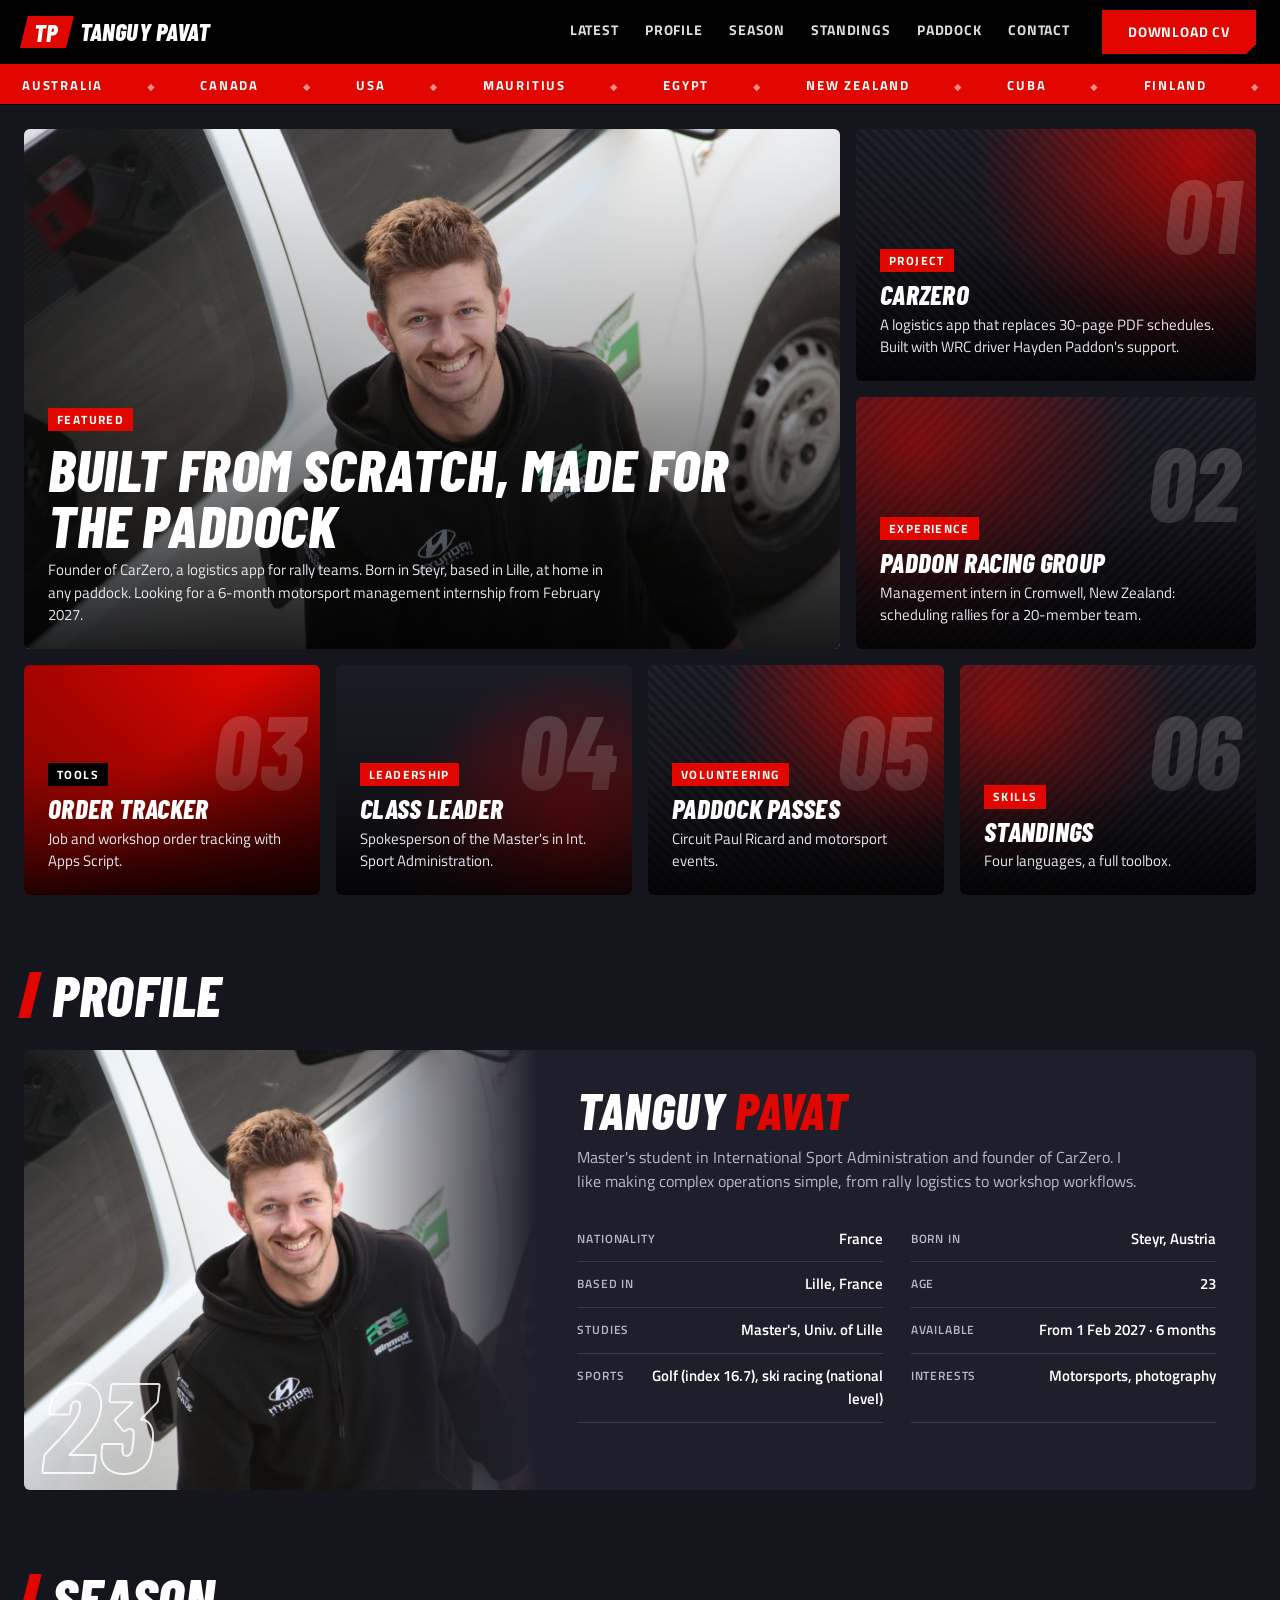
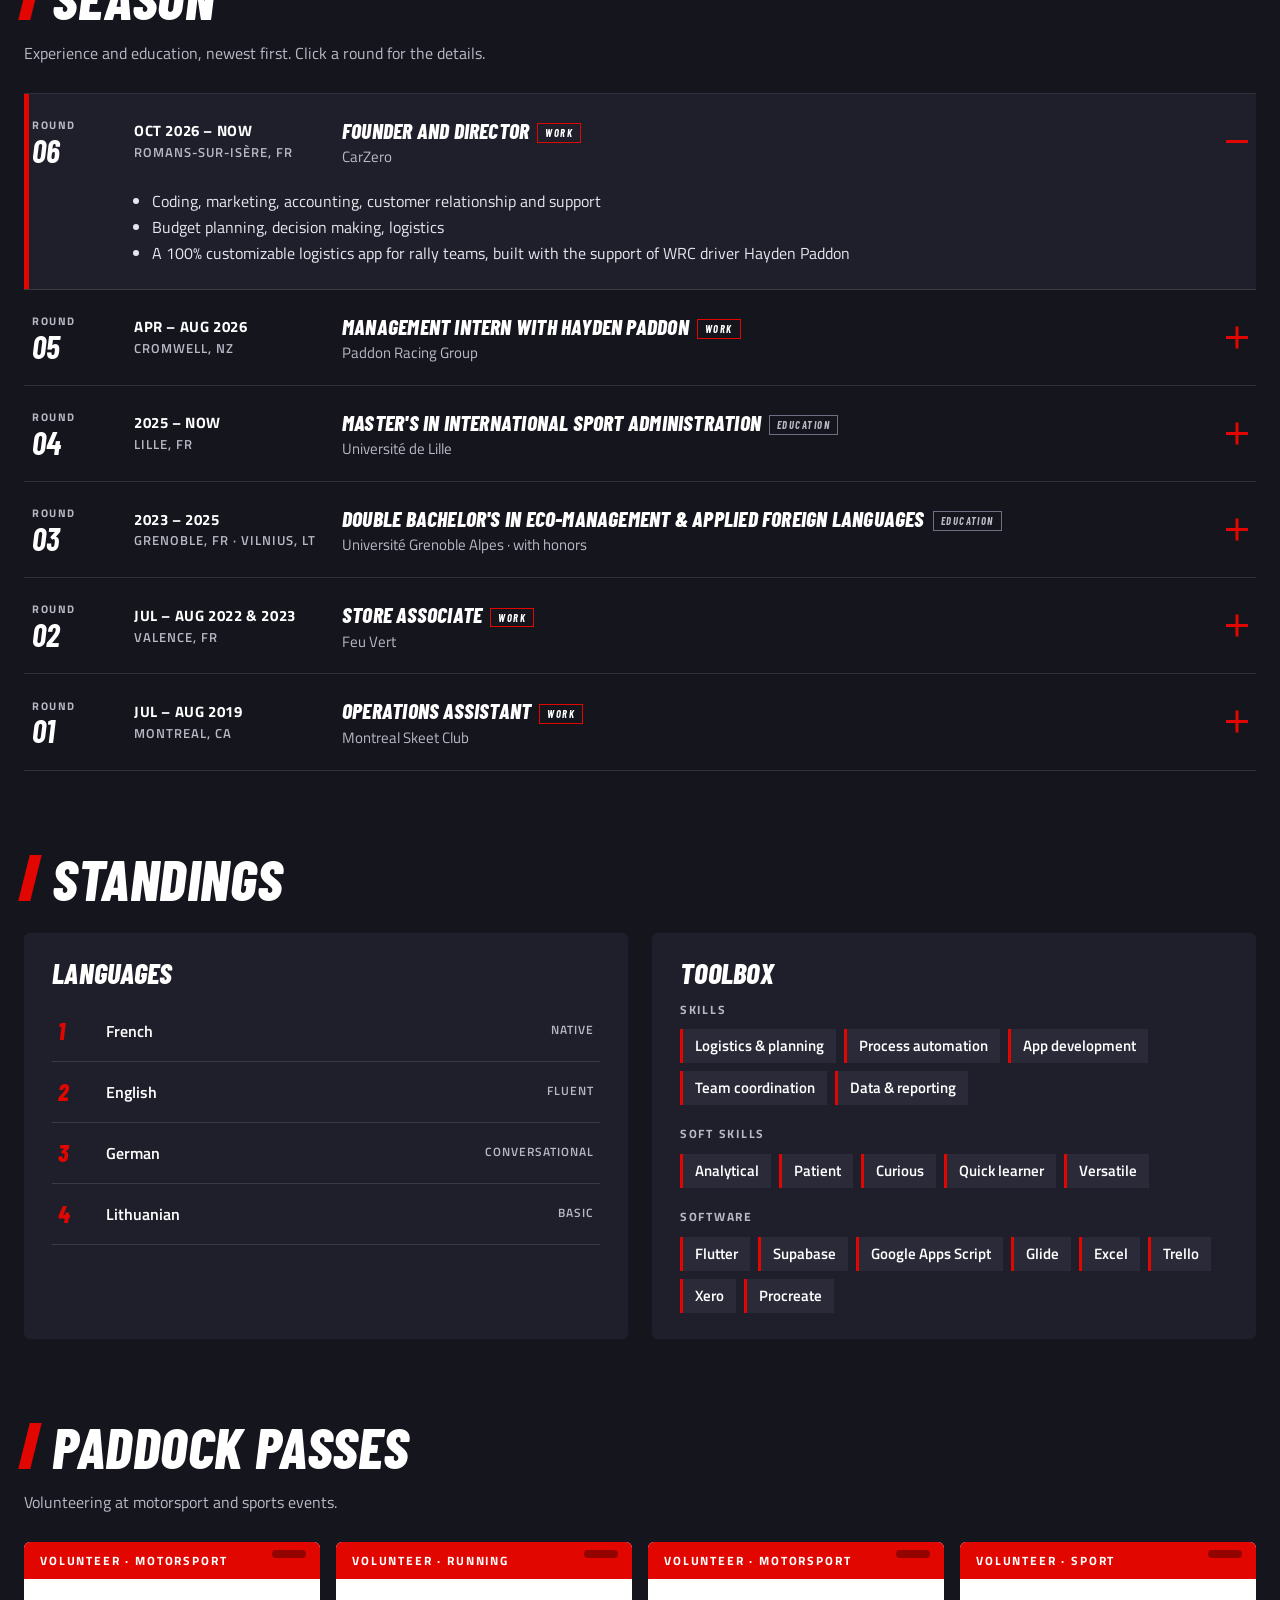
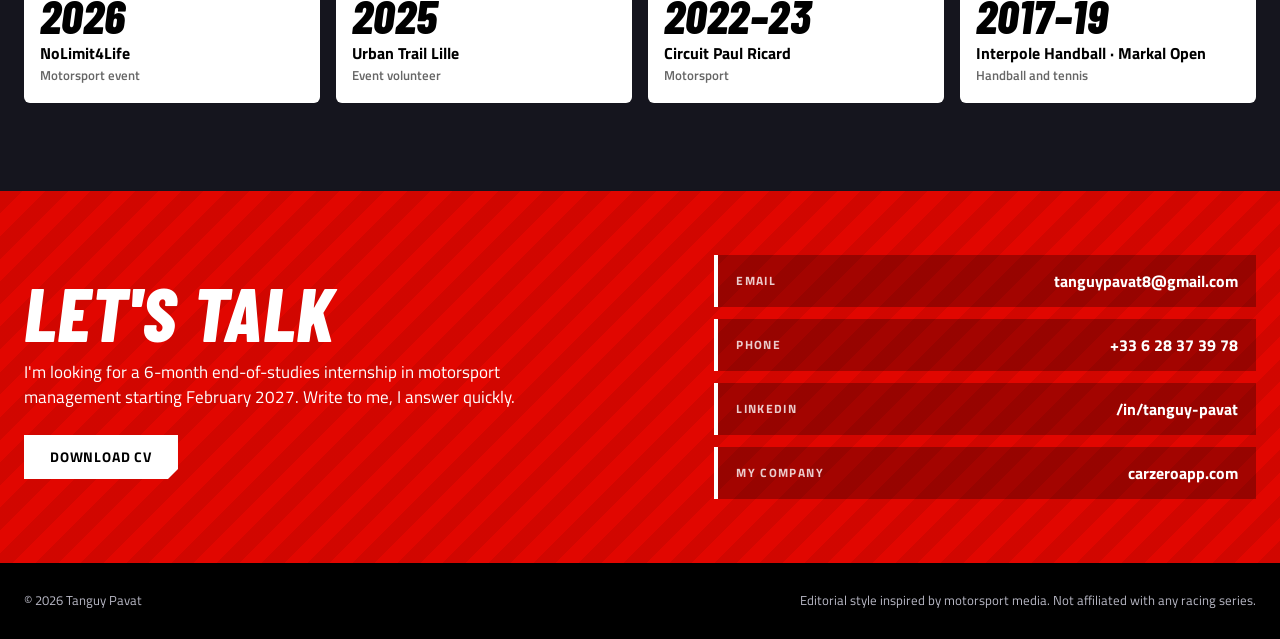
<file: portfolio/index.html>
<!DOCTYPE html>
<html lang="en">
<head>
<meta charset="UTF-8">
<meta name="viewport" content="width=device-width, initial-scale=1">
<meta name="robots" content="noindex, nofollow">
<title>Tanguy Pavat — Motorsport Management</title>
<meta name="description" content="Tanguy Pavat: motorsport management, logistics and app development. Founder of CarZero.">
<link rel="preconnect" href="https://fonts.googleapis.com">
<link rel="preconnect" href="https://fonts.gstatic.com" crossorigin>
<link href="https://fonts.googleapis.com/css2?family=Barlow+Condensed:ital,wght@0,600;0,700;0,800;1,700;1,800&family=Titillium+Web:wght@400;600;700&display=swap" rel="stylesheet">
<style>
:root{--red:#e10600;--red-d:#a30400;--bg:#15151e;--bg2:#1f1f2b;--bg3:#2a2a39;--line:rgba(255,255,255,.12);--txt:#fff;--dim:#b9b9c6}
*{box-sizing:border-box;margin:0;padding:0}
html{scroll-behavior:smooth}
body{background:var(--bg);color:var(--txt);font-family:'Titillium Web',system-ui,sans-serif;line-height:1.5;-webkit-font-smoothing:antialiased}
a{color:inherit;text-decoration:none}
.disp{font-family:'Barlow Condensed','Titillium Web',sans-serif;font-style:italic;font-weight:800;text-transform:uppercase;letter-spacing:.01em;line-height:.95}
.wrap{max-width:1280px;margin:0 auto;padding:0 24px}

/* ----- en-tête ----- */
.top{position:sticky;top:0;z-index:50;background:#000;border-bottom:3px solid var(--red)}
.top .wrap{display:flex;align-items:center;gap:32px;height:64px}
.logo{display:flex;align-items:center;gap:10px;font-size:1.55rem}
.logo i{display:block;background:var(--red);color:#fff;padding:5px 12px 3px 10px;transform:skewX(-14deg);font-style:italic}
.logo i b{display:block;transform:skewX(14deg);font-weight:800}
.nav{display:flex;gap:26px;margin-left:auto;font-weight:700;font-size:.9rem;letter-spacing:.06em;text-transform:uppercase}
.nav a{padding:8px 0;border-bottom:3px solid transparent;color:#ddd;transition:.15s}
.nav a:hover{color:#fff;border-color:var(--red)}
.btn{display:inline-block;background:var(--red);color:#fff;font-weight:700;text-transform:uppercase;letter-spacing:.06em;font-size:.85rem;padding:12px 26px;clip-path:polygon(0 0,100% 0,100% calc(100% - 10px),calc(100% - 10px) 100%,0 100%);transition:.15s}
.btn:hover{background:#fff;color:#000}
.btn.ghost{background:#fff;color:#000}.btn.ghost:hover{background:#000;color:#fff}
.burger{display:none;margin-left:auto;background:none;border:0;color:#fff;font-size:1.6rem}

/* ----- bandeau défilant (pays) ----- */
.ticker{background:var(--red);overflow:hidden;white-space:nowrap;border-bottom:1px solid #000}
.ticker div{display:inline-block;padding:9px 0;animation:tick 60s linear infinite;font-weight:700;letter-spacing:.14em;font-size:.8rem;text-transform:uppercase}
.ticker span{margin:0 22px}.ticker span:after{content:'◆';margin-left:44px;opacity:.55;font-size:.6rem}
@keyframes tick{to{transform:translateX(-50%)}}

/* ----- titres de section ----- */
.sec{padding-top:72px;padding-bottom:8px}
.sec h2{font-size:clamp(2.2rem,5vw,3.6rem);display:flex;align-items:center;gap:16px;margin-bottom:28px}
.sec h2:before{content:'';width:12px;height:.8em;background:var(--red);transform:skewX(-14deg);flex:none}
.sec .sub{color:var(--dim);max-width:680px;margin:-12px 0 28px}

/* ----- grille d'accueil ----- */
.hero{display:grid;grid-template-columns:repeat(12,1fr);gap:16px;padding-top:24px}
.card{position:relative;overflow:hidden;background:var(--bg2);border-radius:6px;display:flex;flex-direction:column;justify-content:flex-end;transition:transform .25s,box-shadow .25s;min-height:230px;isolation:isolate}
a.card:hover,.card.hov:hover{transform:translateY(-4px);box-shadow:0 14px 34px rgba(225,6,0,.25)}
.card .bg{position:absolute;inset:0;z-index:-2;transition:transform .5s}
a.card:hover .bg{transform:scale(1.05)}
.card:after{content:'';position:absolute;inset:0;z-index:-1;background:linear-gradient(0deg,rgba(0,0,0,.86) 0%,rgba(0,0,0,.25) 55%,rgba(0,0,0,0) 100%)}
.card .in{padding:22px 24px}
.tag{display:inline-block;background:var(--red);font-weight:700;font-size:.72rem;letter-spacing:.12em;text-transform:uppercase;padding:3px 9px;margin-bottom:10px}
.card h3{font-size:1.7rem;margin-bottom:6px}
.card p{color:#e6e6ee;font-size:.95rem;max-width:560px}
.card.big{grid-column:span 8;grid-row:span 2;min-height:520px}
.card.big h3{font-size:clamp(2.2rem,4.6vw,3.7rem)}
.card.big .bg{background:url(tanguy.jpg) center 18%/cover}
.card.mid{grid-column:span 4}
.card.sm{grid-column:span 3}
.carbon{background:repeating-linear-gradient(45deg,#1b1b25 0 4px,#22222e 4px 8px)}
.g1{background:radial-gradient(circle at 85% 15%,rgba(225,6,0,.75),transparent 55%),repeating-linear-gradient(45deg,#17171f 0 4px,#20202b 4px 8px)}
.g2{background:radial-gradient(circle at 15% 20%,rgba(225,6,0,.55),transparent 55%),repeating-linear-gradient(-45deg,#17171f 0 4px,#20202b 4px 8px)}
.g3{background:linear-gradient(135deg,#a30400,#e10600 45%,#5c0200)}
.g4{background:radial-gradient(circle at 80% 80%,rgba(225,6,0,.6),transparent 60%),#1b1b25}
.bignum{position:absolute;right:16px;top:6px;font-size:6.5rem;opacity:.2;font-family:'Barlow Condensed','Arial Narrow',Arial,sans-serif;font-weight:800;font-style:italic;z-index:-1}

/* ----- fiche pilote ----- */
.driver{display:grid;grid-template-columns:5fr 7fr;gap:0;background:var(--bg2);border-radius:6px;overflow:hidden}
.driver .ph{position:relative;min-height:440px;background:url(tanguy.jpg) center 15%/cover}
.driver .ph:after{content:'';position:absolute;inset:0;background:linear-gradient(90deg,transparent 60%,var(--bg2))}
.driver .ph .num{position:absolute;left:18px;bottom:6px;font-size:8rem;color:transparent;-webkit-text-stroke:2px #fff;opacity:.85}
.driver .tx{padding:36px 40px}
.driver h3{font-size:clamp(2.2rem,4vw,3.2rem);margin-bottom:4px}
.driver h3 span{color:var(--red)}
.driver .lead{color:var(--dim);margin:10px 0 24px;max-width:560px}
.facts{display:grid;grid-template-columns:repeat(2,1fr);gap:0 28px}
.facts div{display:flex;justify-content:space-between;gap:12px;padding:11px 0;border-bottom:1px solid var(--line);font-size:.95rem}
.facts b{color:var(--dim);font-weight:600;text-transform:uppercase;letter-spacing:.07em;font-size:.76rem;padding-top:2px}
.facts span{text-align:right;font-weight:600}

/* ----- calendrier (expériences) ----- */
.cal{border-top:1px solid var(--line)}
.row{display:grid;grid-template-columns:84px 190px 1fr 24px;gap:18px;align-items:center;padding:20px 8px;border-bottom:1px solid var(--line);cursor:pointer;position:relative;transition:background .2s}
.row:hover{background:var(--bg2)}
.row:before{content:'';position:absolute;left:0;top:0;bottom:0;width:0;background:var(--red);transition:width .2s}
.row:hover:before,.row.open:before{width:5px}
.rnd{font-size:.7rem;letter-spacing:.14em;color:var(--dim);font-weight:700;text-transform:uppercase}
.rnd b{display:block;font-family:'Barlow Condensed','Arial Narrow',Arial,sans-serif;font-style:italic;font-size:2rem;color:#fff;letter-spacing:0;line-height:1}
.when{font-weight:700;font-size:.95rem;letter-spacing:.04em;text-transform:uppercase}
.when small{display:block;color:var(--dim);font-weight:600;letter-spacing:.08em}
.what h4{font-size:1.35rem;font-family:'Barlow Condensed','Arial Narrow',Arial,sans-serif;font-style:italic;font-weight:800;text-transform:uppercase;letter-spacing:.01em}
.what p{color:var(--dim);font-size:.95rem}
.plus{width:22px;height:22px;position:relative;justify-self:end}
.plus:before,.plus:after{content:'';position:absolute;background:var(--red);left:0;right:0;top:50%;height:3px;margin-top:-1.5px;transition:.2s}
.plus:after{transform:rotate(90deg)}
.row.open .plus:after{transform:rotate(0)}
.more{grid-column:2/-1;display:none;color:#e6e6ee;font-size:.97rem}
.more ul{padding-left:18px}.more li{margin:3px 0}
.row.open .more{display:block}
.row.open{background:var(--bg2)}
.kind{display:inline-block;font-size:.66rem;font-weight:700;letter-spacing:.14em;text-transform:uppercase;border:1px solid var(--red);color:#fff;padding:1px 7px;margin-left:8px;vertical-align:middle}
.kind.edu{border-color:#6e6e82;color:var(--dim)}

/* ----- classement (langues / compétences) ----- */
.two{display:grid;grid-template-columns:1fr 1fr;gap:24px}
.panel{background:var(--bg2);border-radius:6px;padding:26px 28px}
.panel h3{font-size:1.8rem;margin-bottom:14px}
.tbl{width:100%;border-collapse:collapse}
.tbl td{padding:12px 6px;border-bottom:1px solid var(--line);font-weight:600}
.tbl td:first-child{width:48px;font-family:'Barlow Condensed','Arial Narrow',Arial,sans-serif;font-style:italic;font-weight:800;font-size:1.5rem;color:var(--red)}
.tbl td:last-child{text-align:right;color:var(--dim);text-transform:uppercase;letter-spacing:.08em;font-size:.78rem}
.chips{display:flex;flex-wrap:wrap;gap:8px}
.chips span{background:var(--bg3);border-left:3px solid var(--red);padding:6px 12px;font-weight:600;font-size:.92rem}
.chips + h5{margin-top:20px}
h5{font-size:.78rem;letter-spacing:.14em;text-transform:uppercase;color:var(--dim);margin:0 0 10px}

/* ----- paddock passes ----- */
.passes{display:grid;grid-template-columns:repeat(4,1fr);gap:16px}
.pass{background:#fff;color:#000;border-radius:6px;padding:0 0 18px;position:relative;overflow:hidden;transition:transform .25s}
.pass:hover{transform:translateY(-4px) rotate(-.6deg)}
.pass .hd{background:var(--red);color:#fff;padding:10px 16px;font-weight:700;letter-spacing:.16em;font-size:.72rem;text-transform:uppercase}
.pass .yr{font-size:3rem;padding:14px 16px 0;color:#000}
.pass p{padding:4px 16px 0;font-weight:700;font-size:1.02rem;line-height:1.25}
.pass small{display:block;padding:2px 16px 0;color:#666;font-weight:600}
.pass:after{content:'';position:absolute;top:8px;right:14px;width:34px;height:8px;border-radius:4px;background:rgba(0,0,0,.35)}

/* ----- contact ----- */
.contact{margin-top:80px;background:var(--red);position:relative;overflow:hidden}
.contact:before{content:'';position:absolute;inset:0;background:repeating-linear-gradient(-45deg,rgba(0,0,0,.07) 0 16px,transparent 16px 32px)}
.contact .wrap{position:relative;padding:64px 24px;display:grid;grid-template-columns:1.2fr 1fr;gap:40px;align-items:center}
.contact h2{font-size:clamp(2.6rem,6vw,4.8rem)}
.contact p{margin-top:12px;max-width:520px;font-size:1.05rem}
.clist{display:grid;gap:12px}
.clist a,.clist div{display:flex;justify-content:space-between;gap:12px;background:rgba(0,0,0,.28);padding:14px 18px;font-weight:700;border-left:4px solid #fff;transition:.15s}
.clist a:hover{background:#000}
.clist small{opacity:.8;letter-spacing:.12em;text-transform:uppercase;font-size:.72rem;align-self:center}
footer{background:#000;color:var(--dim);font-size:.82rem;padding:28px 0}
footer .wrap{display:flex;justify-content:space-between;gap:16px;flex-wrap:wrap}

/* ----- apparition ----- */
.rv{opacity:0;transform:translateY(24px);transition:opacity .7s,transform .7s}
.rv.in{opacity:1;transform:none}
@media (prefers-reduced-motion:reduce){.rv{opacity:1;transform:none}.ticker div{animation:none}}

/* ----- mobile ----- */
@media(max-width:980px){
 .nav{display:none;position:absolute;top:64px;left:0;right:0;background:#000;flex-direction:column;gap:0;padding:8px 24px 16px;border-bottom:3px solid var(--red)}
 .nav.open{display:flex}.nav a{padding:14px 0;border-bottom:1px solid var(--line)}
 .burger{display:block}.top .btn{display:none}
 .card.big{grid-column:span 12;min-height:420px;grid-row:auto}.card.mid{grid-column:span 6}.card.sm{grid-column:span 6}
 .driver{grid-template-columns:1fr}.driver .ph{min-height:340px}.driver .ph:after{background:linear-gradient(0deg,var(--bg2),transparent 60%)}
 .two{grid-template-columns:1fr}.passes{grid-template-columns:repeat(2,1fr)}
 .contact .wrap{grid-template-columns:1fr}
 .row{grid-template-columns:64px 1fr 24px}.row .when{grid-column:2;grid-row:1}.row .what{grid-column:2/3;grid-row:2}.row .plus{grid-row:1/3;grid-column:3}.more{grid-column:1/-1}
}
@media(max-width:560px){.card.mid,.card.sm{grid-column:span 12;min-height:190px}.facts{grid-template-columns:1fr}.driver .tx{padding:26px 22px}.passes{grid-template-columns:1fr}.logo{font-size:1.25rem}}
</style>
</head>
<body>

<header class="top">
 <div class="wrap">
  <a class="logo disp" href="#top"><i><b>TP</b></i><span>Tanguy Pavat</span></a>
  <button class="burger" aria-label="Menu" onclick="document.querySelector('.nav').classList.toggle('open')">☰</button>
  <nav class="nav" onclick="this.classList.remove('open')">
   <a href="#latest">Latest</a><a href="#driver">Profile</a><a href="#season">Season</a><a href="#standings">Standings</a><a href="#paddock">Paddock</a><a href="#contact">Contact</a>
  </nav>
  <a class="btn" href="../docs/CV_Tanguy_Pavat.pdf" target="_blank" rel="noopener">Download CV</a>
 </div>
</header>

<div class="ticker" aria-label="Countries visited"><div id="tk"></div></div>

<main id="top">
<section class="wrap" id="latest">
 <div class="hero">
  <a class="card big" href="#driver">
   <div class="bg"></div>
   <div class="in"><span class="tag">Featured</span>
    <h3 class="disp">Built from scratch, made for the paddock</h3>
    <p>Founder of CarZero, a logistics app for rally teams. Born in Steyr, based in Lille, at home in any paddock. Looking for a 6-month motorsport management internship from February 2027.</p></div>
  </a>
  <a class="card mid hov" href="#season"><div class="bg g1"></div><span class="bignum">01</span>
   <div class="in"><span class="tag">Project</span><h3 class="disp">CarZero</h3><p>A logistics app that replaces 30-page PDF schedules. Built with WRC driver Hayden Paddon's support.</p></div></a>
  <a class="card mid hov" href="#season"><div class="bg g2"></div><span class="bignum">02</span>
   <div class="in"><span class="tag">Experience</span><h3 class="disp">Paddon Racing Group</h3><p>Management intern in Cromwell, New Zealand: scheduling rallies for a 20-member team.</p></div></a>
  <a class="card sm hov" href="#season"><div class="bg g3"></div><span class="bignum">03</span>
   <div class="in"><span class="tag" style="background:#000">Tools</span><h3 class="disp">Order Tracker</h3><p>Job and workshop order tracking with Apps Script.</p></div></a>
  <a class="card sm hov" href="#season"><div class="bg g4"></div><span class="bignum">04</span>
   <div class="in"><span class="tag">Leadership</span><h3 class="disp">Class Leader</h3><p>Spokesperson of the Master's in Int. Sport Administration.</p></div></a>
  <a class="card sm hov" href="#paddock"><div class="bg g1"></div><span class="bignum">05</span>
   <div class="in"><span class="tag">Volunteering</span><h3 class="disp">Paddock Passes</h3><p>Circuit Paul Ricard and motorsport events.</p></div></a>
  <a class="card sm hov" href="#standings"><div class="bg g2"></div><span class="bignum">06</span>
   <div class="in"><span class="tag">Skills</span><h3 class="disp">Standings</h3><p>Four languages, a full toolbox.</p></div></a>
 </div>
</section>

<section class="wrap sec rv" id="driver">
 <h2 class="disp">Profile</h2>
 <div class="driver">
  <div class="ph"><span class="num disp">23</span></div>
  <div class="tx">
   <h3 class="disp">Tanguy <span>Pavat</span></h3>
   <p class="lead">Master's student in International Sport Administration and founder of CarZero. I like making complex operations simple, from rally logistics to workshop workflows.</p>
   <div class="facts">
    <div><b>Nationality</b><span>France</span></div>
    <div><b>Born in</b><span>Steyr, Austria</span></div>
    <div><b>Based in</b><span>Lille, France</span></div>
    <div><b>Age</b><span>23</span></div>
    <div><b>Studies</b><span>Master's, Univ. of Lille</span></div>
    <div><b>Available</b><span>From 1 Feb 2027 · 6 months</span></div>
    <div><b>Sports</b><span>Golf (index 16.7), ski racing (national level)</span></div>
    <div><b>Interests</b><span>Motorsports, photography</span></div>
   </div>
  </div>
 </div>
</section>

<section class="wrap sec rv" id="season">
 <h2 class="disp">Season</h2>
 <p class="sub">Experience and education, newest first. Click a round for the details.</p>
 <div class="cal" id="cal"></div>
</section>

<section class="wrap sec rv" id="standings">
 <h2 class="disp">Standings</h2>
 <div class="two">
  <div class="panel"><h3 class="disp">Languages</h3>
   <table class="tbl">
    <tr><td>1</td><td>French</td><td>Native</td></tr>
    <tr><td>2</td><td>English</td><td>Fluent</td></tr>
    <tr><td>3</td><td>German</td><td>Conversational</td></tr>
    <tr><td>4</td><td>Lithuanian</td><td>Basic</td></tr>
   </table></div>
  <div class="panel"><h3 class="disp">Toolbox</h3>
   <h5>Skills</h5>
   <div class="chips"><span>Logistics &amp; planning</span><span>Process automation</span><span>App development</span><span>Team coordination</span><span>Data &amp; reporting</span></div>
   <h5 style="margin-top:20px">Soft skills</h5>
   <div class="chips"><span>Analytical</span><span>Patient</span><span>Curious</span><span>Quick learner</span><span>Versatile</span></div>
   <h5 style="margin-top:20px">Software</h5>
   <div class="chips"><span>Flutter</span><span>Supabase</span><span>Google Apps Script</span><span>Glide</span><span>Excel</span><span>Trello</span><span>Xero</span><span>Procreate</span></div>
  </div>
 </div>
</section>

<section class="wrap sec rv" id="paddock">
 <h2 class="disp">Paddock passes</h2>
 <p class="sub">Volunteering at motorsport and sports events.</p>
 <div class="passes">
  <div class="pass"><div class="hd">Volunteer · Motorsport</div><div class="yr disp">2026</div><p>NoLimit4Life</p><small>Motorsport event</small></div>
  <div class="pass"><div class="hd">Volunteer · Running</div><div class="yr disp">2025</div><p>Urban Trail Lille</p><small>Event volunteer</small></div>
  <div class="pass"><div class="hd">Volunteer · Motorsport</div><div class="yr disp">2022–23</div><p>Circuit Paul Ricard</p><small>Motorsport</small></div>
  <div class="pass"><div class="hd">Volunteer · Sport</div><div class="yr disp">2017–19</div><p>Interpole Handball · Markal Open</p><small>Handball and tennis</small></div>
 </div>
</section>
</main>

<section class="contact" id="contact">
 <div class="wrap">
  <div><h2 class="disp">Let's talk</h2><p>I'm looking for a 6-month end-of-studies internship in motorsport management starting February 2027. Write to me, I answer quickly.</p>
   <p style="margin-top:24px"><a class="btn ghost" href="../docs/CV_Tanguy_Pavat.pdf" target="_blank" rel="noopener">Download CV</a></p></div>
  <div class="clist">
   <a href="mailto:tanguypavat8@gmail.com"><small>Email</small>tanguypavat8@gmail.com</a>
   <a href="tel:+33628373978"><small>Phone</small>+33 6 28 37 39 78</a>
   <a href="https://www.linkedin.com/in/tanguy-pavat" target="_blank" rel="noopener"><small>LinkedIn</small>/in/tanguy-pavat</a>
   <a href="https://carzeroapp.com" target="_blank" rel="noopener"><small>My company</small>carzeroapp.com</a>
  </div>
 </div>
</section>

<footer><div class="wrap"><span>© 2026 Tanguy Pavat</span><span>Editorial style inspired by motorsport media. Not affiliated with any racing series.</span></div></footer>

<script>
const C = ['Australia','Canada','USA','Mauritius','Egypt','New Zealand','Cuba','Finland','Samoa','Morocco','Germany','Austria','UK','Lithuania','Latvia','Spain','Italy','Hungary','Portugal'];
const tk = C.map(c => `<span>${c}</span>`).join('');
document.getElementById('tk').innerHTML = tk + tk;

const E = [
 ['Oct 2026 – now','Romans-sur-Isère, FR','Founder and Director','CarZero','work',['Coding, marketing, accounting, customer relationship and support','Budget planning, decision making, logistics','A 100% customizable logistics app for rally teams, built with the support of WRC driver Hayden Paddon']],
 ['Apr – Aug 2026','Cromwell, NZ','Management Intern with Hayden Paddon','Paddon Racing Group','work',['Scheduled and supervised rallies for the 20-member team','Overhauled managerial procedures and tools','Developed a rally management mobile app','Developed an automatic cost template for customers']],
 ['2025 – now','Lille, FR',"Master's in International Sport Administration",'Université de Lille','edu',['Sport & Globalisation: sport management theory, Olympic and sports systems, sports project development','Management: strategic management, sports law, accounting applied to sports organizations, management control','Class leader and student representative on the Sports Council']],
 ['2023 – 2025','Grenoble, FR · Vilnius, LT',"Double Bachelor's in Eco-Management & Applied Foreign Languages",'Université Grenoble Alpes · with honors','edu',['Money-Finance: how markets work, to optimize investments','Translation: professional translation (FR/EN and FR/DE)','Erasmus+ (1 year in Vilnius): business logistics, entrepreneurship, project management, applied microeconomics']],
 ['Jul – Aug 2022 & 2023','Valence, FR','Store Associate','Feu Vert','work',['Received 7 pallets of goods and tires per week, and stored them','Organized and tidied up the 900 m² shop','Managed around 40 customers per day']],
 ['Jul – Aug 2019','Montreal, CA','Operations Assistant','Montreal Skeet Club','work',['Maintained 25 clay-shooting machines every morning','Maintained the 100-hectare outdoor space and the 500 m² clubhouse','Managed 2 stag parties and 15 customers per day; taught customers safety rules']]
];
const cal = document.getElementById('cal');
cal.innerHTML = E.map((e,i)=>`
 <div class="row" tabindex="0" role="button" aria-expanded="false">
  <div class="rnd">Round<b>${String(E.length-i).padStart(2,'0')}</b></div>
  <div class="when">${e[0]}<small>${e[1]}</small></div>
  <div class="what"><h4>${e[2]}<span class="kind ${e[4]}">${e[4]==='edu'?'Education':'Work'}</span></h4><p>${e[3]}</p></div>
  <div class="plus"></div>
  <div class="more"><ul>${e[5].map(x=>`<li>${x}</li>`).join('')}</ul></div>
 </div>`).join('');
cal.querySelectorAll('.row').forEach(r=>{
 const t=()=>{r.classList.toggle('open');r.setAttribute('aria-expanded',r.classList.contains('open'))};
 r.addEventListener('click',t); r.addEventListener('keydown',ev=>{if(ev.key==='Enter'||ev.key===' '){ev.preventDefault();t()}});
});
cal.firstElementChild.classList.add('open');

const io = new IntersectionObserver(es=>es.forEach(e=>{if(e.isIntersecting){e.target.classList.add('in');io.unobserve(e.target)}}),{threshold:.08});
document.querySelectorAll('.rv').forEach(el=>io.observe(el));
</script>
</body>
</html>
</file>
